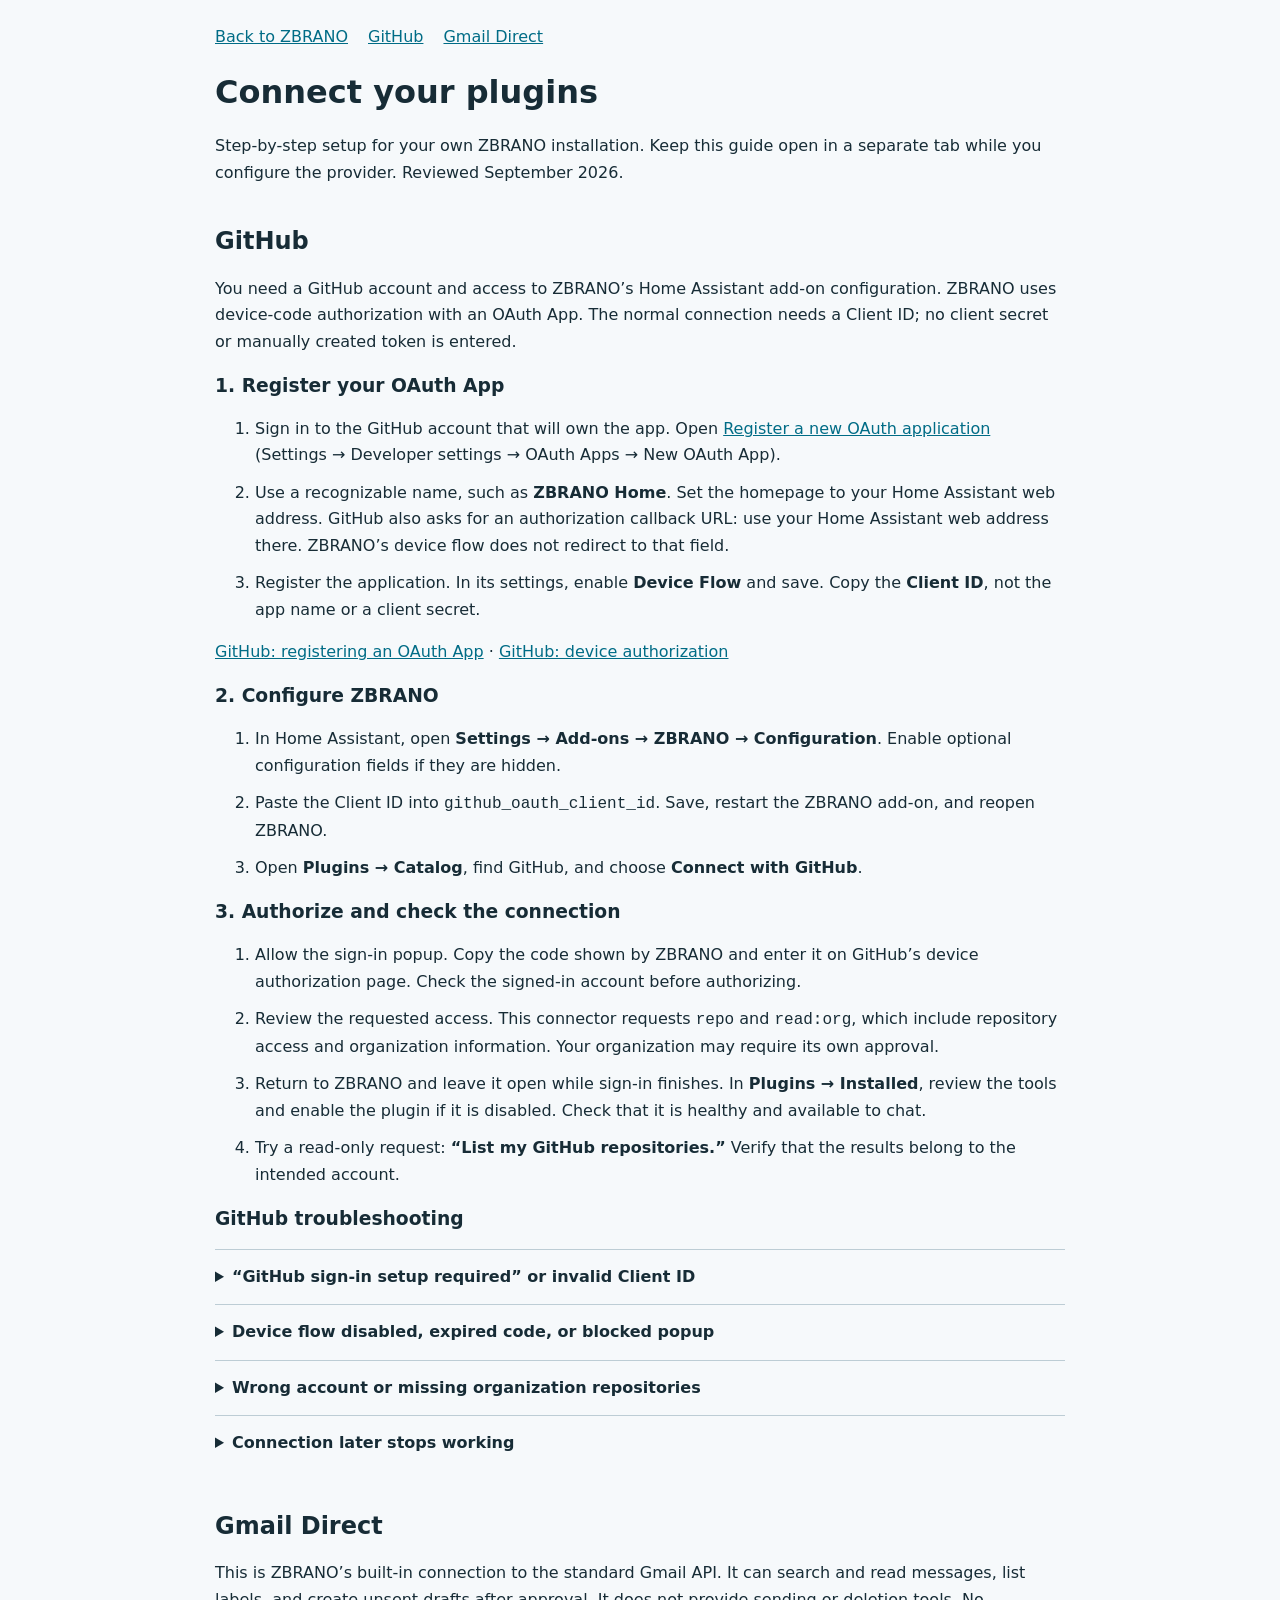
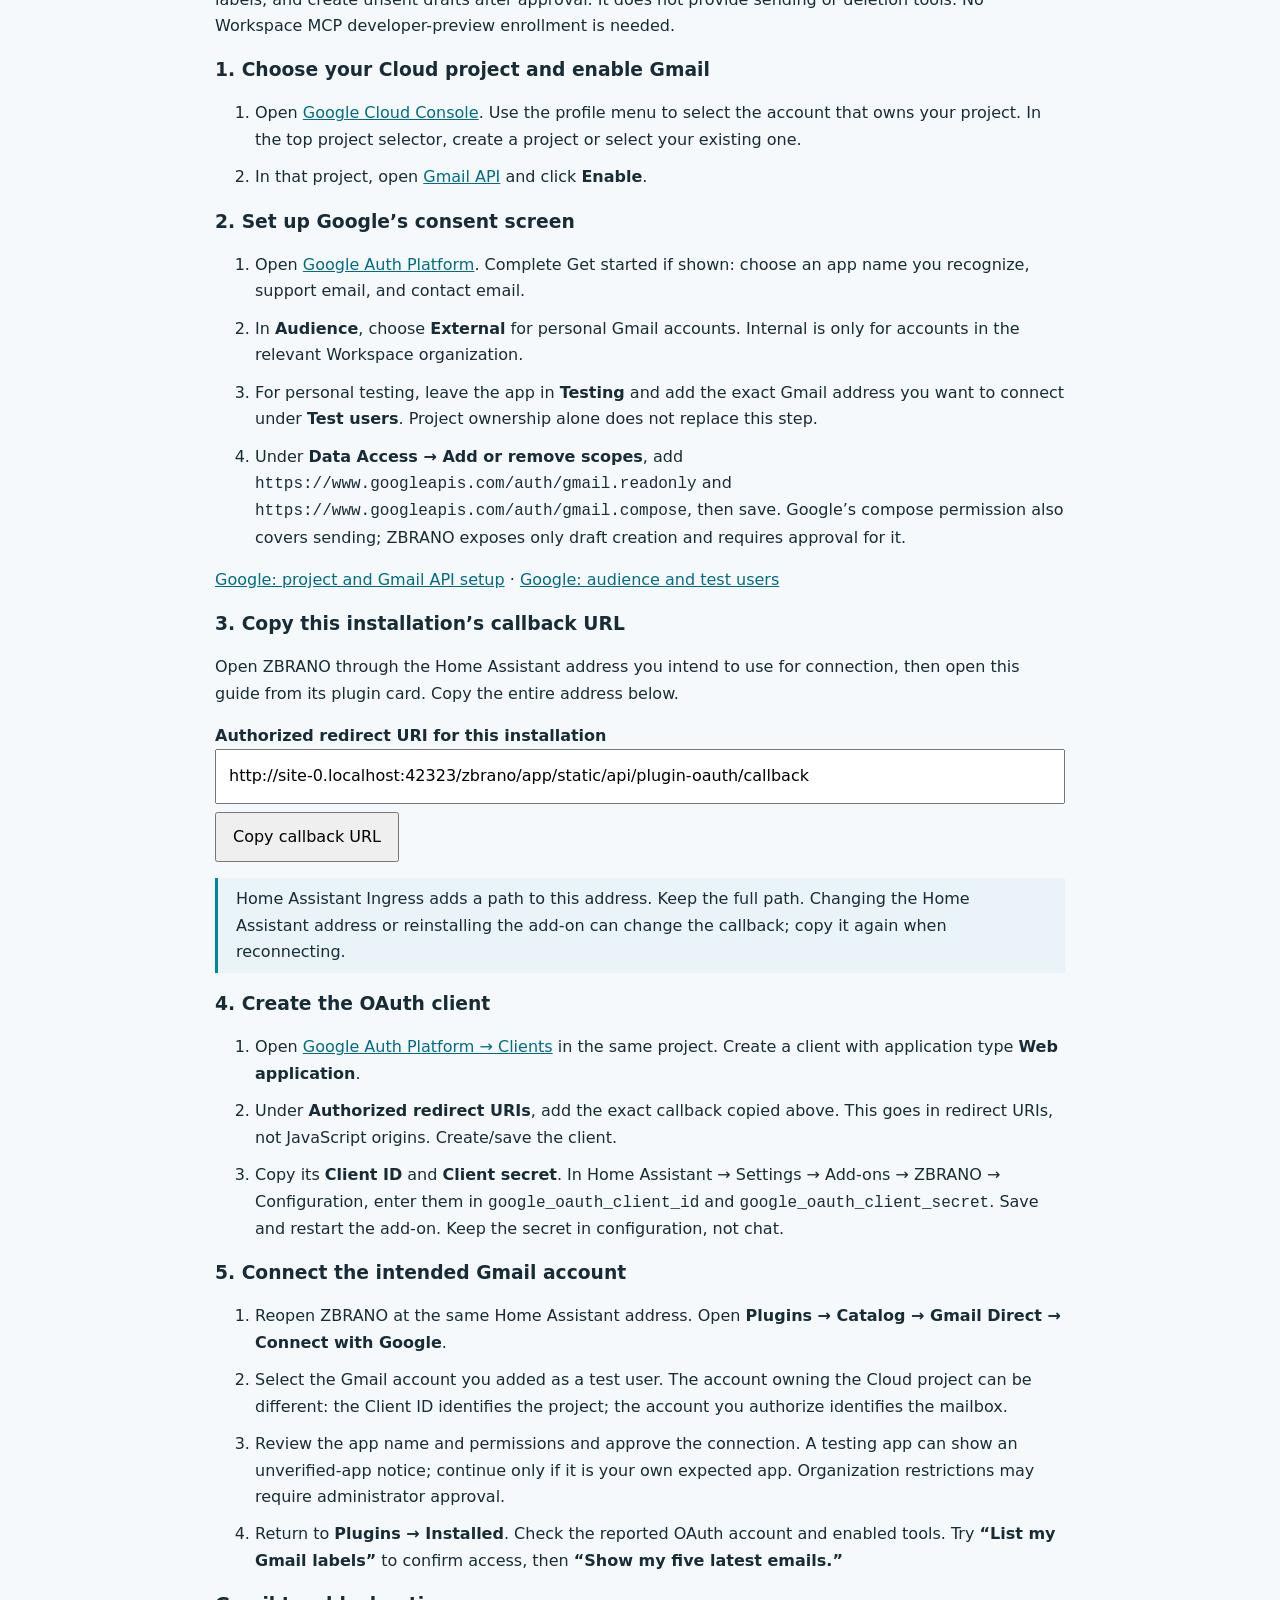
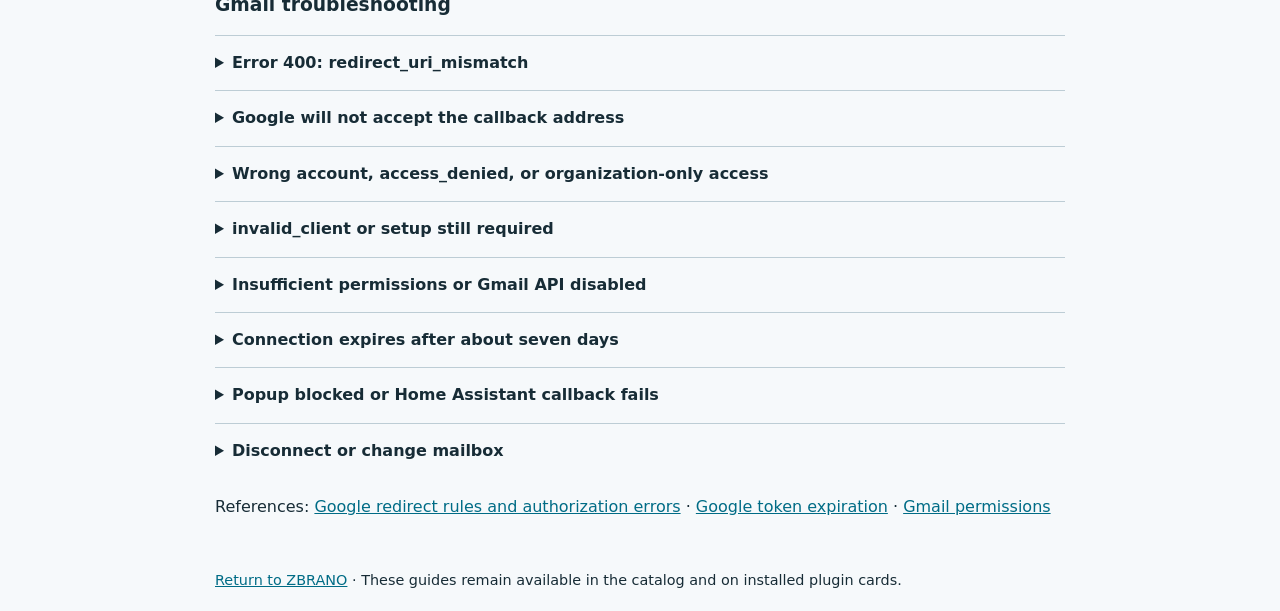
<file: zbrano/app/static/plugin-setup.html>
<!doctype html>
<html lang="en">
<head>
<meta charset="utf-8"><meta name="viewport" content="width=device-width,initial-scale=1">
<title>Plugin setup guides · ZBRANO</title>
<style>
:root{color-scheme:light dark;font:16px/1.65 system-ui,sans-serif;background:#f6f9fb;color:#172c36}body{max-width:850px;margin:auto;padding:24px}a{color:#006c86}nav{display:flex;gap:20px;flex-wrap:wrap}h1,h2,h3{line-height:1.25}h2{margin-top:2.5rem}li{margin:.7rem 0}section{scroll-margin-top:20px}code{overflow-wrap:anywhere}input{box-sizing:border-box;width:100%;padding:12px;font:inherit}button{font:inherit;padding:10px 16px;cursor:pointer;margin-top:8px}details{border-top:1px solid #bdcdd5;padding:14px 0}summary{cursor:pointer;font-weight:600}aside{border-left:3px solid #0086a3;padding:8px 18px;background:#eaf3f7}footer{margin-top:3rem;font-size:.9rem}a:focus-visible,button:focus-visible,summary:focus-visible{outline:3px solid #0086a3;outline-offset:4px}@media(prefers-color-scheme:dark){:root{background:#101b22;color:#e4eef4}a{color:#61d8ef}aside{background:#182c36}}@media(max-width:500px){body{padding:16px}ol{padding-left:24px}}
</style>
</head>
<body>
<nav aria-label="Setup guides"><a href="./">Back to ZBRANO</a><a href="#github">GitHub</a><a href="#gmail">Gmail Direct</a></nav>
<h1>Connect your plugins</h1>
<p>Step-by-step setup for your own ZBRANO installation. Keep this guide open in a separate tab while you configure the provider. Reviewed September 2026.</p>
<section id="github" aria-labelledby="github-title">
<h2 id="github-title">GitHub</h2>
<p>You need a GitHub account and access to ZBRANO’s Home Assistant add-on configuration. ZBRANO uses device-code authorization with an OAuth App. The normal connection needs a Client ID; no client secret or manually created token is entered.</p>
<h3>1. Register your OAuth App</h3>
<ol>
<li>Sign in to the GitHub account that will own the app. Open <a href="https://github.com/settings/applications/new" target="_blank" rel="noopener noreferrer">Register a new OAuth application</a> (Settings → Developer settings → OAuth Apps → New OAuth App).</li>
<li>Use a recognizable name, such as <strong>ZBRANO Home</strong>. Set the homepage to your Home Assistant web address. GitHub also asks for an authorization callback URL: use your Home Assistant web address there. ZBRANO’s device flow does not redirect to that field.</li>
<li>Register the application. In its settings, enable <strong>Device Flow</strong> and save. Copy the <strong>Client ID</strong>, not the app name or a client secret.</li>
</ol>
<p><a href="https://docs.github.com/en/apps/oauth-apps/building-oauth-apps/creating-an-oauth-app" target="_blank" rel="noopener noreferrer">GitHub: registering an OAuth App</a> · <a href="https://docs.github.com/en/apps/oauth-apps/building-oauth-apps/authorizing-oauth-apps#device-flow" target="_blank" rel="noopener noreferrer">GitHub: device authorization</a></p>
<h3>2. Configure ZBRANO</h3>
<ol>
<li>In Home Assistant, open <strong>Settings → Add-ons → ZBRANO → Configuration</strong>. Enable optional configuration fields if they are hidden.</li>
<li>Paste the Client ID into <code>github_oauth_client_id</code>. Save, restart the ZBRANO add-on, and reopen ZBRANO.</li>
<li>Open <strong>Plugins → Catalog</strong>, find GitHub, and choose <strong>Connect with GitHub</strong>.</li>
</ol>
<h3>3. Authorize and check the connection</h3>
<ol>
<li>Allow the sign-in popup. Copy the code shown by ZBRANO and enter it on GitHub’s device authorization page. Check the signed-in account before authorizing.</li>
<li>Review the requested access. This connector requests <code>repo</code> and <code>read:org</code>, which include repository access and organization information. Your organization may require its own approval.</li>
<li>Return to ZBRANO and leave it open while sign-in finishes. In <strong>Plugins → Installed</strong>, review the tools and enable the plugin if it is disabled. Check that it is healthy and available to chat.</li>
<li>Try a read-only request: <strong>“List my GitHub repositories.”</strong> Verify that the results belong to the intended account.</li>
</ol>
<h3>GitHub troubleshooting</h3>
<details><summary>“GitHub sign-in setup required” or invalid Client ID</summary><p>Check that the saved value is the Client ID from the OAuth App you created. Save and restart the add-on, then refresh the catalog.</p></details>
<details><summary>Device flow disabled, expired code, or blocked popup</summary><p>Enable Device Flow in that same app. Allow popups for Home Assistant. Start Connect with GitHub again to get a fresh code; do not reuse an expired code.</p></details>
<details><summary>Wrong account or missing organization repositories</summary><p>Use the intended account on GitHub’s authorization page. For a clean retry, remove the GitHub plugin in ZBRANO and connect again. Organization policies or SSO can restrict access; ask the organization administrator to approve the app where needed. Review authorizations in <a href="https://github.com/settings/applications" target="_blank" rel="noopener noreferrer">GitHub application settings</a>.</p></details>
<details><summary>Connection later stops working</summary><p>Check the installed plugin’s error and refresh it. If authorization has expired or been revoked, reconnect. ZBRANO’s current GitHub device connector stores the access token and does not implement GitHub refresh-token rotation.</p></details>
</section>
<section id="gmail" aria-labelledby="gmail-title">
<h2 id="gmail-title">Gmail Direct</h2>
<p>This is ZBRANO’s built-in connection to the standard Gmail API. It can search and read messages, list labels, and create unsent drafts after approval. It does not provide sending or deletion tools. No Workspace MCP developer-preview enrollment is needed.</p>
<h3>1. Choose your Cloud project and enable Gmail</h3>
<ol>
<li>Open <a href="https://console.cloud.google.com/" target="_blank" rel="noopener noreferrer">Google Cloud Console</a>. Use the profile menu to select the account that owns your project. In the top project selector, create a project or select your existing one.</li>
<li>In that project, open <a href="https://console.cloud.google.com/apis/library/gmail.googleapis.com" target="_blank" rel="noopener noreferrer">Gmail API</a> and click <strong>Enable</strong>.</li>
</ol>
<h3>2. Set up Google’s consent screen</h3>
<ol>
<li>Open <a href="https://console.cloud.google.com/auth/overview" target="_blank" rel="noopener noreferrer">Google Auth Platform</a>. Complete Get started if shown: choose an app name you recognize, support email, and contact email.</li>
<li>In <strong>Audience</strong>, choose <strong>External</strong> for personal Gmail accounts. Internal is only for accounts in the relevant Workspace organization.</li>
<li>For personal testing, leave the app in <strong>Testing</strong> and add the exact Gmail address you want to connect under <strong>Test users</strong>. Project ownership alone does not replace this step.</li>
<li>Under <strong>Data Access → Add or remove scopes</strong>, add <code>https://www.googleapis.com/auth/gmail.readonly</code> and <code>https://www.googleapis.com/auth/gmail.compose</code>, then save. Google’s compose permission also covers sending; ZBRANO exposes only draft creation and requires approval for it.</li>
</ol>
<p><a href="https://developers.google.com/workspace/gmail/api/quickstart/js" target="_blank" rel="noopener noreferrer">Google: project and Gmail API setup</a> · <a href="https://support.google.com/cloud/answer/15549945" target="_blank" rel="noopener noreferrer">Google: audience and test users</a></p>
<h3>3. Copy this installation’s callback URL</h3>
<p>Open ZBRANO through the Home Assistant address you intend to use for connection, then open this guide from its plugin card. Copy the entire address below.</p>
<label for="callback"><strong>Authorized redirect URI for this installation</strong></label>
<input id="callback" readonly spellcheck="false"><button id="copy-callback" type="button">Copy callback URL</button><p id="copy-status" role="status"></p>
<noscript><p>Enable JavaScript to display the callback, or use Copy callback URL on Gmail Direct’s catalog card.</p></noscript>
<aside>Home Assistant Ingress adds a path to this address. Keep the full path. Changing the Home Assistant address or reinstalling the add-on can change the callback; copy it again when reconnecting.</aside>
<h3>4. Create the OAuth client</h3>
<ol>
<li>Open <a href="https://console.cloud.google.com/auth/clients" target="_blank" rel="noopener noreferrer">Google Auth Platform → Clients</a> in the same project. Create a client with application type <strong>Web application</strong>.</li>
<li>Under <strong>Authorized redirect URIs</strong>, add the exact callback copied above. This goes in redirect URIs, not JavaScript origins. Create/save the client.</li>
<li>Copy its <strong>Client ID</strong> and <strong>Client secret</strong>. In Home Assistant → Settings → Add-ons → ZBRANO → Configuration, enter them in <code>google_oauth_client_id</code> and <code>google_oauth_client_secret</code>. Save and restart the add-on. Keep the secret in configuration, not chat.</li>
</ol>
<h3>5. Connect the intended Gmail account</h3>
<ol>
<li>Reopen ZBRANO at the same Home Assistant address. Open <strong>Plugins → Catalog → Gmail Direct → Connect with Google</strong>.</li>
<li>Select the Gmail account you added as a test user. The account owning the Cloud project can be different: the Client ID identifies the project; the account you authorize identifies the mailbox.</li>
<li>Review the app name and permissions and approve the connection. A testing app can show an unverified-app notice; continue only if it is your own expected app. Organization restrictions may require administrator approval.</li>
<li>Return to <strong>Plugins → Installed</strong>. Check the reported OAuth account and enabled tools. Try <strong>“List my Gmail labels”</strong> to confirm access, then <strong>“Show my five latest emails.”</strong></li>
</ol>
<h3>Gmail troubleshooting</h3>
<details><summary>Error 400: redirect_uri_mismatch</summary><p>Click error details in Google’s window and compare its redirect_uri with your client’s Authorized redirect URIs. Match scheme, hostname, port, full path, and trailing slash exactly. Edit the client whose Client ID is saved in ZBRANO. Save and retry after Google applies the change. The email shown on this error page is not proof that the wrong Cloud project was selected.</p></details>
<details><summary>Google will not accept the callback address</summary><p>Google requires HTTPS for web callbacks, with limited localhost exceptions, and rejects ordinary private IP hostnames. Open Home Assistant through its configured HTTPS domain, then copy that callback. A local address such as http://192.168.x.x is not interchangeable with your HTTPS address.</p></details>
<details><summary>Wrong account, access_denied, or organization-only access</summary><p>Finish resolving any invalid-request error first. ZBRANO requests an account chooser. If necessary, retry from a private browser window signed into the intended account. Add that account under Audience → Test users for an External testing app. An Internal app only accepts accounts from its organization. A Workspace administrator may also restrict Gmail access.</p></details>
<details><summary>invalid_client or setup still required</summary><p>Confirm the Client ID and secret belong to the same Web application client. Recopy them without extra spaces, save the add-on configuration and restart ZBRANO.</p></details>
<details><summary>Insufficient permissions or Gmail API disabled</summary><p>Enable Gmail API in the client’s project. Check both requested Gmail scopes, then use Reauthorize in Installed plugins to grant the missing permissions. Confirm the connected account has Gmail available.</p></details>
<details><summary>Connection expires after about seven days</summary><p>Google normally gives External testing apps using Gmail scopes a refresh token that expires after seven days. Reauthorize to continue testing. For broader distribution, follow Google’s production and verification requirements instead of treating Testing as permanent authorization.</p></details>
<details><summary>Popup blocked or Home Assistant callback fails</summary><p>Allow popups and connect in a normal browser. If the callback reports Unauthorized, reopen ZBRANO through your signed-in Home Assistant session and retry. If you changed the address, recopy and register its callback first.</p></details>
<details><summary>Disconnect or change mailbox</summary><p>Use Sign out on the installed Gmail plugin, then reconnect and choose the new account. Add it as a test user if required. You can also revoke access from <a href="https://myaccount.google.com/connections" target="_blank" rel="noopener noreferrer">Google account connections</a>.</p></details>
<p>References: <a href="https://developers.google.com/identity/protocols/oauth2/web-server" target="_blank" rel="noopener noreferrer">Google redirect rules and authorization errors</a> · <a href="https://developers.google.com/identity/protocols/oauth2" target="_blank" rel="noopener noreferrer">Google token expiration</a> · <a href="https://developers.google.com/workspace/gmail/api/auth/scopes" target="_blank" rel="noopener noreferrer">Gmail permissions</a></p>
</section>
<footer><a href="./">Return to ZBRANO</a> · These guides remain available in the catalog and on installed plugin cards.</footer>
<script>
const callback = document.getElementById('callback');
callback.value = new URL('api/plugin-oauth/callback', window.location.href).href;
document.getElementById('copy-callback').addEventListener('click', async () => {
  const status = document.getElementById('copy-status');
  try { await navigator.clipboard.writeText(callback.value); status.textContent = 'Callback copied. Paste it into Authorized redirect URIs in Google Cloud.'; }
  catch { callback.focus(); callback.select(); status.textContent = 'Select and copy the callback address above.'; }
});
</script>
</body>
</html>
</file>
